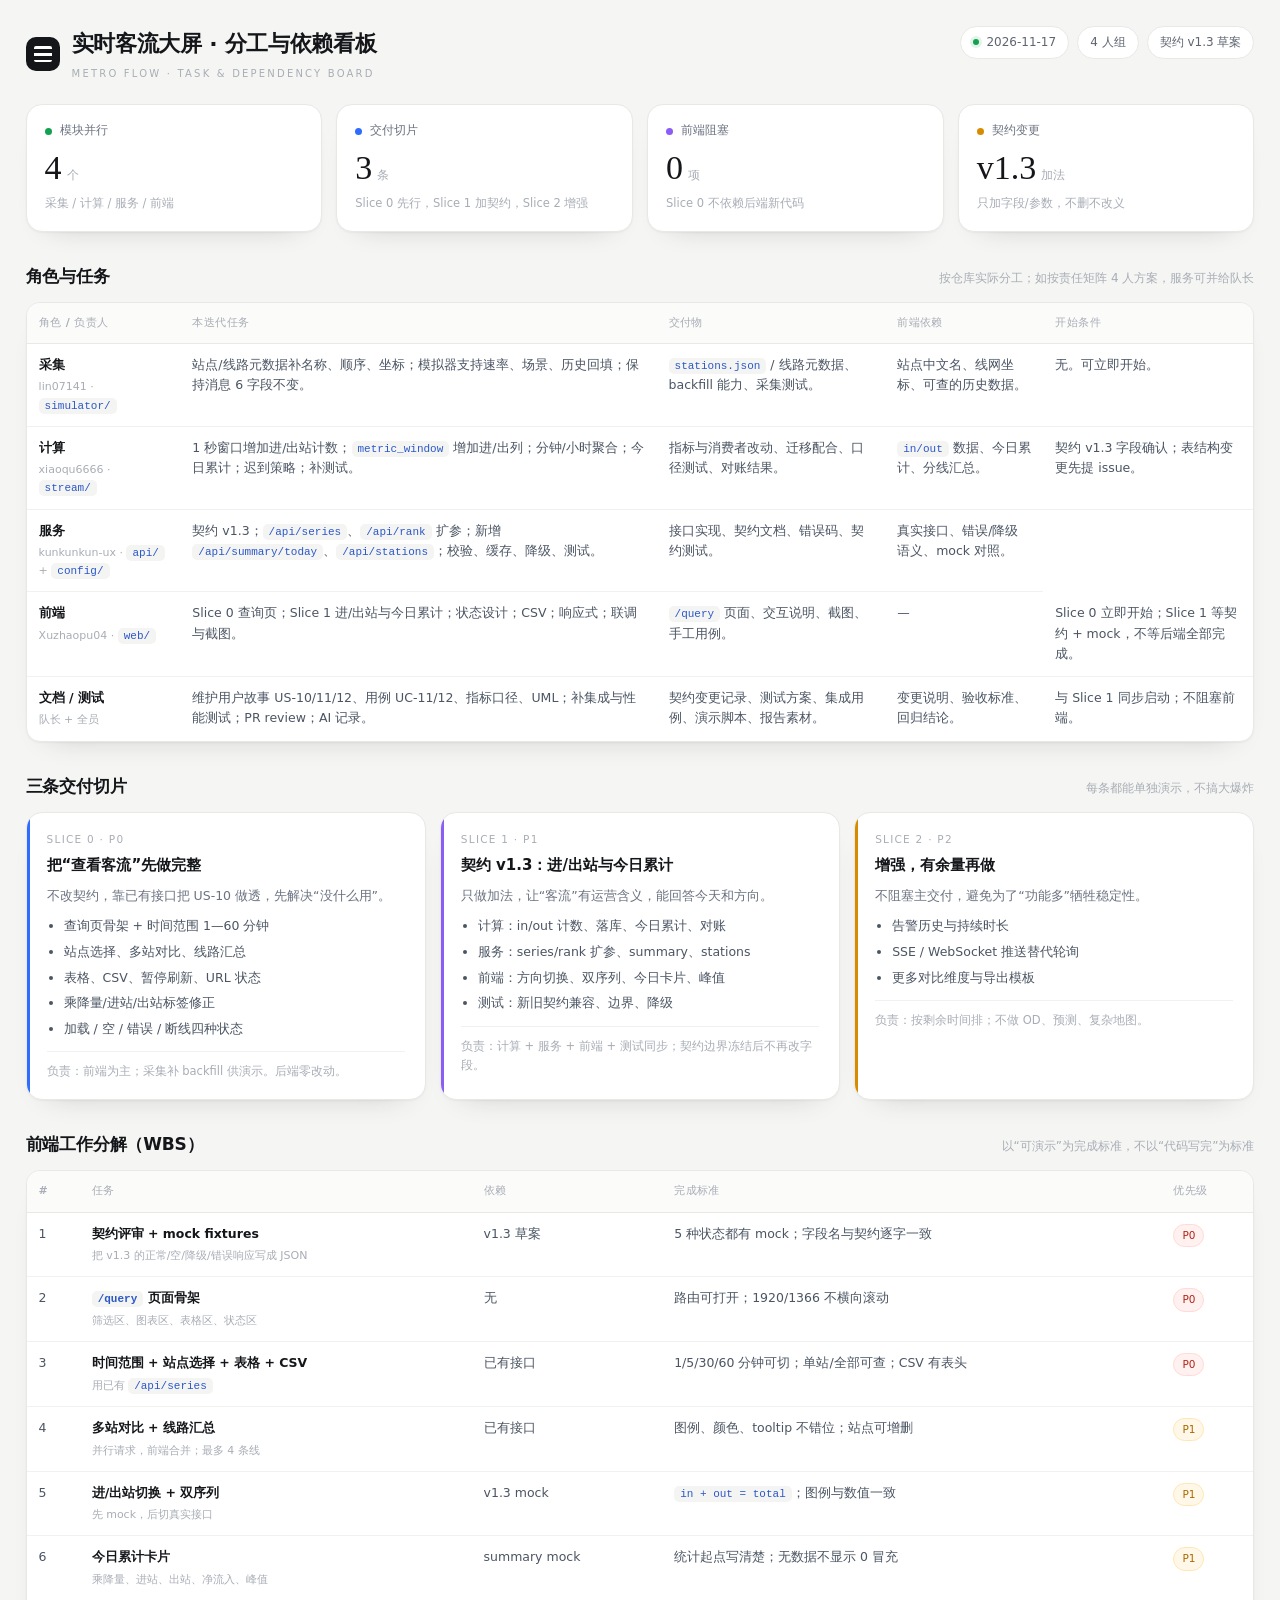
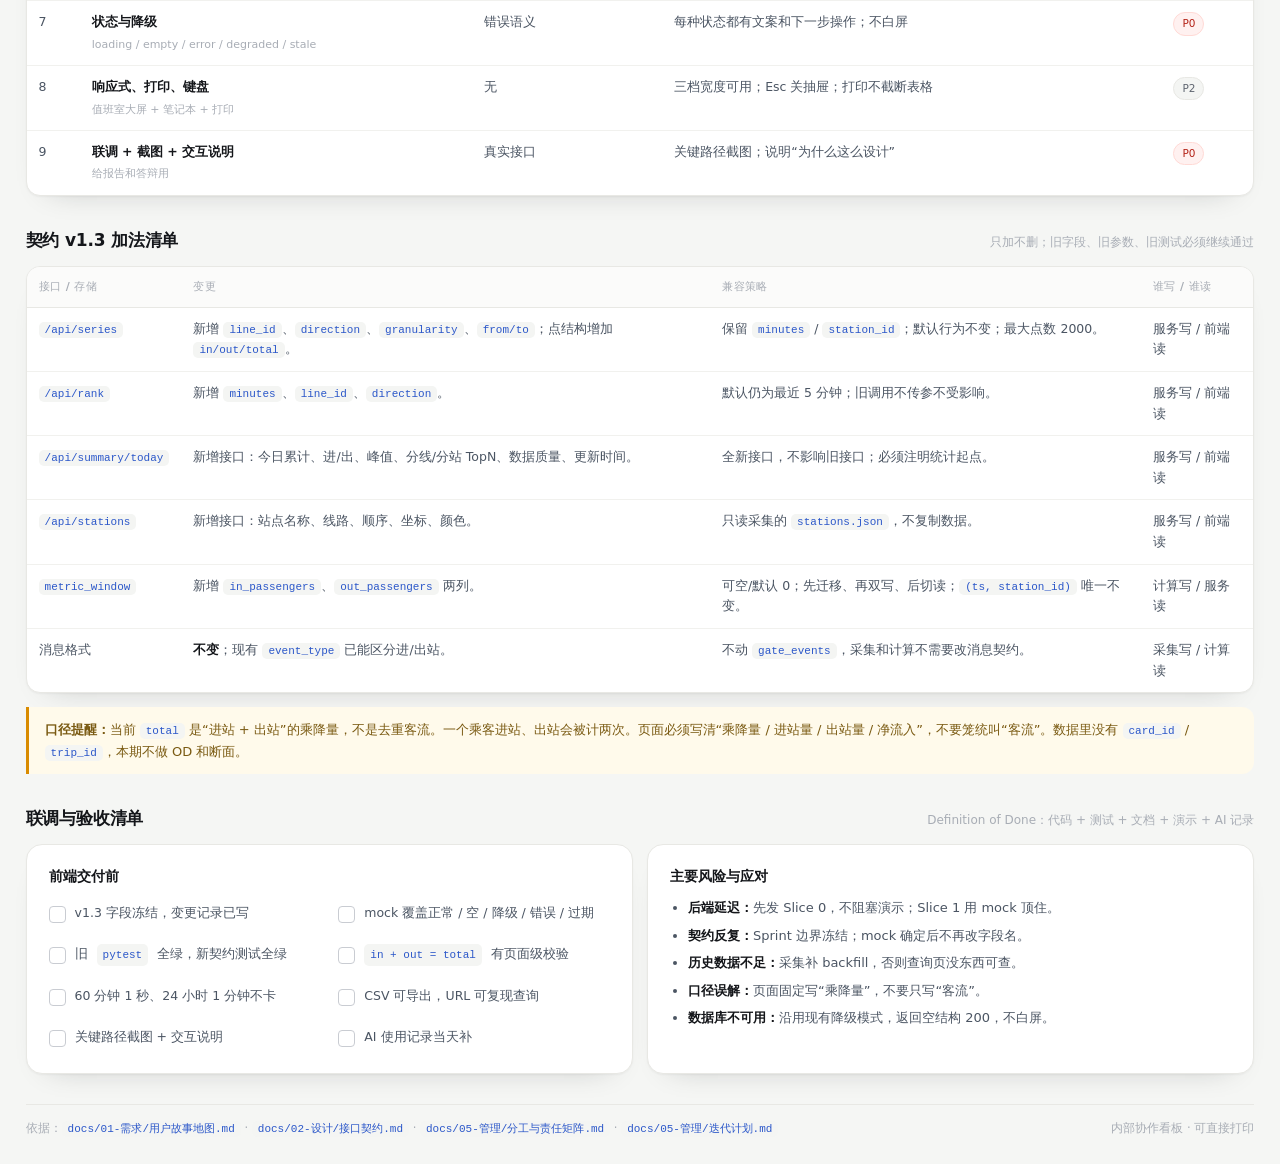
<file: docs/05-管理/分工任务.html>
<!DOCTYPE html>
<html lang="zh-CN">
<head>
<meta charset="utf-8">
<meta name="viewport" content="width=device-width, initial-scale=1">
<title>实时客流大屏 · 分工与依赖看板</title>
<style>
  :root {
    --bg: #f5f6f4; --panel: #ffffff;
    --line: #e8e8e4; --line-soft: #f1f1ee;
    --text: #14161a; --muted: #6b7280; --faint: #a8adb5;
    --accent: #2f6bff; --accent-soft: #eef3ff;
    --violet: #8b5cf6; --ok: #12a150; --warn: #d98b00; --alert: #e5484d;
    --num: "Georgia", "Times New Roman", "Songti SC", serif;
    --shadow: 0 1px 2px rgba(20,22,26,.04), 0 14px 30px -24px rgba(20,22,26,.30);
  }
  * { box-sizing: border-box; }
  html { scroll-behavior: smooth; }
  body {
    margin: 0; color: var(--text); background: var(--bg);
    font-family: "Inter", "Helvetica Neue", "Microsoft YaHei", system-ui, sans-serif;
    -webkit-font-smoothing: antialiased; line-height: 1.65;
  }
  .page { max-width: 1280px; margin: 0 auto; padding: clamp(18px, 2vw, 34px); }
  a { color: var(--accent); text-decoration: none; }
  a:hover { text-decoration: underline; }

  header { display: flex; align-items: flex-start; justify-content: space-between; gap: 20px; flex-wrap: wrap; }
  .brand { display: flex; align-items: center; gap: 12px; }
  .brand .bar { width: 34px; height: 34px; border-radius: 10px; background: #14161a; position: relative; flex: none; }
  .brand .bar::before { content: ""; position: absolute; inset: 9px 8px; border-radius: 2px;
    background: repeating-linear-gradient(180deg, #fff 0 3px, transparent 3px 7px); }
  h1 { font-size: 22px; font-weight: 650; margin: 0; letter-spacing: -.3px; }
  .sub { font-size: 10px; letter-spacing: 2.2px; color: var(--faint); text-transform: uppercase; margin-top: 4px; }
  .meta { display: flex; gap: 8px; flex-wrap: wrap; justify-content: flex-end; }
  .pill { display: inline-flex; align-items: center; gap: 7px; font-size: 12px; color: #5f6570;
    border: 1px solid var(--line); border-radius: 999px; padding: 6px 12px; background: #fff; }
  .dot { width: 6px; height: 6px; border-radius: 50%; background: var(--ok); box-shadow: 0 0 0 3px rgba(18,161,80,.12); }

  .summary { display: grid; grid-template-columns: repeat(auto-fit, minmax(180px, 1fr)); gap: 14px; margin-top: 22px; }
  .stat { background: var(--panel); border: 1px solid var(--line); border-radius: 16px; padding: 16px 18px 18px; box-shadow: var(--shadow); }
  .stat .k { font-size: 12px; color: var(--muted); display: flex; align-items: center; gap: 8px; }
  .stat .k::before { content: ""; width: 7px; height: 7px; border-radius: 50%; background: var(--accent); }
  .stat.violet .k::before { background: var(--violet); }
  .stat.warn .k::before { background: var(--warn); }
  .stat.ok .k::before { background: var(--ok); }
  .stat .v { font-family: var(--num); font-size: 34px; line-height: 1.1; margin-top: 8px; font-variant-numeric: tabular-nums; }
  .stat .v small { font-family: "Inter", "Microsoft YaHei", sans-serif; font-size: 12px; color: var(--faint); margin-left: 5px; }
  .stat .foot { font-size: 11.5px; color: var(--faint); margin-top: 7px; }

  section { margin-top: 30px; }
  .section-head { display: flex; align-items: baseline; justify-content: space-between; gap: 14px; flex-wrap: wrap; margin-bottom: 12px; }
  h2 { font-size: 17px; font-weight: 650; margin: 0; letter-spacing: -.2px; }
  .section-head .hint { font-size: 12px; color: var(--faint); }

  .card { background: var(--panel); border: 1px solid var(--line); border-radius: 16px; padding: 20px 22px; box-shadow: var(--shadow); }
  .card + .card { margin-top: 14px; }
  .lead { font-size: 13.5px; color: #4b5563; margin: 0 0 12px; line-height: 1.8; }
  .lead strong { color: var(--text); }

  .callout { border-left: 3px solid var(--accent); background: var(--accent-soft); border-radius: 0 12px 12px 0; padding: 12px 16px; margin: 14px 0; font-size: 13px; color: #2b3f6b; }
  .callout.warn { border-left-color: var(--warn); background: #fffaeb; color: #7a5a12; }
  .callout.alert { border-left-color: var(--alert); background: #fff7f6; color: #8f1d16; }

  ul.clean { margin: 8px 0 0; padding-left: 18px; }
  ul.clean li { margin: 6px 0; font-size: 13px; color: #4b5563; }
  ul.clean li strong { color: var(--text); }

  .cols { display: grid; grid-template-columns: repeat(auto-fit, minmax(280px, 1fr)); gap: 14px; }
  .cols .card { margin-top: 0; }
  .card h3 { font-size: 13.5px; margin: 0 0 10px; font-weight: 650; display: flex; align-items: center; gap: 8px; }
  .card h3 .tag { margin-left: auto; }

  .tag { display: inline-flex; align-items: center; padding: 2px 8px; border-radius: 999px; font-size: 10.5px; font-weight: 500; white-space: nowrap; }
  .tag.p0 { color: #b42318; background: #fff1f0; border: 1px solid #ffdad6; }
  .tag.p1 { color: #a86800; background: #fff8e8; border: 1px solid #ffe7b3; }
  .tag.p2 { color: #5f6570; background: #f4f5f3; border: 1px solid var(--line); }
  .tag.blue { color: #2b57c9; background: #eef3ff; border: 1px solid #dbe6ff; }
  .tag.violet { color: #6d3fd1; background: #f3efff; border: 1px solid #e4dbff; }
  .tag.ok { color: #0b7a3b; background: #eefaf3; border: 1px solid #c9f0d9; }
  .tag.wait { color: #a86800; background: #fff8e8; border: 1px solid #ffe7b3; }

  .table-wrap { overflow-x: auto; border: 1px solid var(--line); border-radius: 14px; background: #fff; box-shadow: var(--shadow); }
  table { width: 100%; border-collapse: collapse; font-size: 12.5px; min-width: 860px; }
  thead th { text-align: left; font-weight: 550; color: var(--faint); font-size: 11px; letter-spacing: .04em;
    padding: 11px 12px; border-bottom: 1px solid var(--line); background: #fbfbfa; white-space: nowrap; }
  tbody td { padding: 11px 12px; border-bottom: 1px solid var(--line-soft); vertical-align: top; color: #4b5563; }
  tbody tr:last-child td { border-bottom: none; }
  tbody tr:hover td { background: #fcfcfa; }
  td strong { color: var(--text); }
  td .small { display: block; font-size: 11px; color: var(--faint); margin-top: 3px; }
  code { font-family: ui-monospace, Consolas, monospace; font-size: 11px; color: #2b57c9;
    background: #f4f5f3; padding: 2px 6px; border-radius: 5px; white-space: nowrap; }

  .slices { display: grid; grid-template-columns: repeat(auto-fit, minmax(300px, 1fr)); gap: 14px; }
  .slice { background: var(--panel); border: 1px solid var(--line); border-radius: 16px; padding: 18px 20px; box-shadow: var(--shadow); position: relative; overflow: hidden; }
  .slice::before { content: ""; position: absolute; inset: 0 auto 0 0; width: 3px; background: var(--accent); }
  .slice.s1::before { background: var(--violet); }
  .slice.s2::before { background: var(--warn); }
  .slice .no { font-size: 10.5px; letter-spacing: .12em; color: var(--faint); text-transform: uppercase; }
  .slice h3 { font-size: 15px; margin: 5px 0 8px; }
  .slice .goal { font-size: 12.5px; color: var(--muted); margin: 0 0 10px; }
  .slice ul { margin: 0; padding-left: 17px; }
  .slice li { font-size: 12.5px; color: #4b5563; margin: 5px 0; }
  .slice .foot { margin-top: 12px; padding-top: 10px; border-top: 1px solid var(--line-soft); font-size: 11.5px; color: var(--faint); }

  .checklist { display: grid; grid-template-columns: repeat(auto-fit, minmax(260px, 1fr)); gap: 8px 18px; margin: 0; padding: 0; list-style: none; }
  .checklist li { display: flex; gap: 9px; font-size: 12.5px; color: #4b5563; padding: 6px 0; }
  .checklist li::before { content: ""; width: 15px; height: 15px; border: 1.5px solid #c9ccd2; border-radius: 4px; flex: none; margin-top: 3px; }

  footer { margin-top: 30px; padding-top: 14px; border-top: 1px solid var(--line); font-size: 11.5px; color: var(--faint); display: flex; justify-content: space-between; gap: 12px; flex-wrap: wrap; }

  @media (max-width: 720px) {
    .page { padding: 16px; }
    .meta { justify-content: flex-start; }
    table { min-width: 720px; }
    .stat .v { font-size: 28px; }
  }
  @media print {
    body { background: #fff; }
    .page { max-width: none; padding: 0; }
    .card, .stat, .slice, .table-wrap { box-shadow: none; break-inside: avoid; }
    section { break-inside: avoid; }
    .table-wrap { overflow: visible; }
    table { min-width: 0; font-size: 10.5px; }
    thead th, tbody td { padding: 7px 8px; }
    a { color: inherit; }
  }
</style>
</head>
<body>
<div class="page">
  <header>
    <div class="brand">
      <span class="bar"></span>
      <div>
        <h1>实时客流大屏 · 分工与依赖看板</h1>
        <div class="sub">METRO FLOW · TASK &amp; DEPENDENCY BOARD</div>
      </div>
    </div>
    <div class="meta">
      <span class="pill"><span class="dot"></span>2026-11-17</span>
      <span class="pill">4 人组</span>
      <span class="pill">契约 v1.3 草案</span>
    </div>
  </header>

  <div class="summary">
    <div class="stat ok">
      <div class="k">模块并行</div>
      <div class="v">4<small>个</small></div>
      <div class="foot">采集 / 计算 / 服务 / 前端</div>
    </div>
    <div class="stat">
      <div class="k">交付切片</div>
      <div class="v">3<small>条</small></div>
      <div class="foot">Slice 0 先行，Slice 1 加契约，Slice 2 增强</div>
    </div>
    <div class="stat violet">
      <div class="k">前端阻塞</div>
      <div class="v">0<small>项</small></div>
      <div class="foot">Slice 0 不依赖后端新代码</div>
    </div>
    <div class="stat warn">
      <div class="k">契约变更</div>
      <div class="v">v1.3<small>加法</small></div>
      <div class="foot">只加字段/参数，不删不改义</div>
    </div>
  </div>

  <section id="roles">
    <div class="section-head">
      <h2>角色与任务</h2>
      <span class="hint">按仓库实际分工；如按责任矩阵 4 人方案，服务可并给队长</span>
    </div>
    <div class="table-wrap">
      <table>
        <thead>
          <tr>
            <th>角色 / 负责人</th>
            <th>本迭代任务</th>
            <th>交付物</th>
            <th>前端依赖</th>
            <th>开始条件</th>
          </tr>
        </thead>
        <tbody>
          <tr>
            <td><strong>采集</strong><span class="small">lin07141 · <code>simulator/</code></span></td>
            <td>站点/线路元数据补名称、顺序、坐标；模拟器支持速率、场景、历史回填；保持消息 6 字段不变。</td>
            <td><code>stations.json</code> / 线路元数据、backfill 能力、采集测试。</td>
            <td>站点中文名、线网坐标、可查的历史数据。</td>
            <td>无。可立即开始。</td>
          </tr>
          <tr>
            <td><strong>计算</strong><span class="small">xiaoqu6666 · <code>stream/</code></span></td>
            <td>1 秒窗口增加进/出站计数；<code>metric_window</code> 增加进/出列；分钟/小时聚合；今日累计；迟到策略；补测试。</td>
            <td>指标与消费者改动、迁移配合、口径测试、对账结果。</td>
            <td><code>in/out</code> 数据、今日累计、分线汇总。</td>
            <td>契约 v1.3 字段确认；表结构变更先提 issue。</td>
          </tr>
          <tr>
            <td><strong>服务</strong><span class="small">kunkunkun-ux · <code>api/</code> + <code>config/</code></span></td>
            <td>契约 v1.3；<code>/api/series</code>、<code>/api/rank</code> 扩参；新增 <code>/api/summary/today</code>、<code>/api/stations</code>；校验、缓存、降级、测试。</td>
            <td>接口实现、契约文档、错误码、契约测试。</td>
            <td>真实接口、错误/降级语义、mock 对照。</td>
          </tr>
          <tr>
            <td><strong>前端</strong><span class="small">Xuzhaopu04 · <code>web/</code></span></td>
            <td>Slice 0 查询页；Slice 1 进/出站与今日累计；状态设计；CSV；响应式；联调与截图。</td>
            <td><code>/query</code> 页面、交互说明、截图、手工用例。</td>
            <td>—</td>
            <td>Slice 0 立即开始；Slice 1 等契约 + mock，不等后端全部完成。</td>
          </tr>
          <tr>
            <td><strong>文档 / 测试</strong><span class="small">队长 + 全员</span></td>
            <td>维护用户故事 US-10/11/12、用例 UC-11/12、指标口径、UML；补集成与性能测试；PR review；AI 记录。</td>
            <td>契约变更记录、测试方案、集成用例、演示脚本、报告素材。</td>
            <td>变更说明、验收标准、回归结论。</td>
            <td>与 Slice 1 同步启动；不阻塞前端。</td>
          </tr>
        </tbody>
      </table>
    </div>
  </section>

  <section id="slices">
    <div class="section-head">
      <h2>三条交付切片</h2>
      <span class="hint">每条都能单独演示，不搞大爆炸</span>
    </div>
    <div class="slices">
      <div class="slice s0">
        <div class="no">Slice 0 · P0</div>
        <h3>把“查看客流”先做完整</h3>
        <p class="goal">不改契约，靠已有接口把 US-10 做透，先解决“没什么用”。</p>
        <ul>
          <li>查询页骨架 + 时间范围 1—60 分钟</li>
          <li>站点选择、多站对比、线路汇总</li>
          <li>表格、CSV、暂停刷新、URL 状态</li>
          <li>乘降量/进站/出站标签修正</li>
          <li>加载 / 空 / 错误 / 断线四种状态</li>
        </ul>
        <div class="foot">负责：前端为主；采集补 backfill 供演示。后端零改动。</div>
      </div>
      <div class="slice s1">
        <div class="no">Slice 1 · P1</div>
        <h3>契约 v1.3：进/出站与今日累计</h3>
        <p class="goal">只做加法，让“客流”有运营含义，能回答今天和方向。</p>
        <ul>
          <li>计算：in/out 计数、落库、今日累计、对账</li>
          <li>服务：series/rank 扩参、summary、stations</li>
          <li>前端：方向切换、双序列、今日卡片、峰值</li>
          <li>测试：新旧契约兼容、边界、降级</li>
        </ul>
        <div class="foot">负责：计算 + 服务 + 前端 + 测试同步；契约边界冻结后不再改字段。</div>
      </div>
      <div class="slice s2">
        <div class="no">Slice 2 · P2</div>
        <h3>增强，有余量再做</h3>
        <p class="goal">不阻塞主交付，避免为了“功能多”牺牲稳定性。</p>
        <ul>
          <li>告警历史与持续时长</li>
          <li>SSE / WebSocket 推送替代轮询</li>
          <li>更多对比维度与导出模板</li>
        </ul>
        <div class="foot">负责：按剩余时间排；不做 OD、预测、复杂地图。</div>
      </div>
    </div>
  </section>

  <section id="frontend">
    <div class="section-head">
      <h2>前端工作分解（WBS）</h2>
      <span class="hint">以“可演示”为完成标准，不以“代码写完”为标准</span>
    </div>
    <div class="table-wrap">
      <table>
        <thead>
          <tr>
            <th>#</th>
            <th>任务</th>
            <th>依赖</th>
            <th>完成标准</th>
            <th>优先级</th>
          </tr>
        </thead>
        <tbody>
          <tr>
            <td>1</td>
            <td><strong>契约评审 + mock fixtures</strong><span class="small">把 v1.3 的正常/空/降级/错误响应写成 JSON</span></td>
            <td>v1.3 草案</td>
            <td>5 种状态都有 mock；字段名与契约逐字一致</td>
            <td><span class="tag p0">P0</span></td>
          </tr>
          <tr>
            <td>2</td>
            <td><strong><code>/query</code> 页面骨架</strong><span class="small">筛选区、图表区、表格区、状态区</span></td>
            <td>无</td>
            <td>路由可打开；1920/1366 不横向滚动</td>
            <td><span class="tag p0">P0</span></td>
          </tr>
          <tr>
            <td>3</td>
            <td><strong>时间范围 + 站点选择 + 表格 + CSV</strong><span class="small">用已有 <code>/api/series</code></span></td>
            <td>已有接口</td>
            <td>1/5/30/60 分钟可切；单站/全部可查；CSV 有表头</td>
            <td><span class="tag p0">P0</span></td>
          </tr>
          <tr>
            <td>4</td>
            <td><strong>多站对比 + 线路汇总</strong><span class="small">并行请求，前端合并；最多 4 条线</span></td>
            <td>已有接口</td>
            <td>图例、颜色、tooltip 不错位；站点可增删</td>
            <td><span class="tag p1">P1</span></td>
          </tr>
          <tr>
            <td>5</td>
            <td><strong>进/出站切换 + 双序列</strong><span class="small">先 mock，后切真实接口</span></td>
            <td>v1.3 mock</td>
            <td><code>in + out = total</code>；图例与数值一致</td>
            <td><span class="tag p1">P1</span></td>
          </tr>
          <tr>
            <td>6</td>
            <td><strong>今日累计卡片</strong><span class="small">乘降量、进站、出站、净流入、峰值</span></td>
            <td>summary mock</td>
            <td>统计起点写清楚；无数据不显示 0 冒充</td>
            <td><span class="tag p1">P1</span></td>
          </tr>
          <tr>
            <td>7</td>
            <td><strong>状态与降级</strong><span class="small">loading / empty / error / degraded / stale</span></td>
            <td>错误语义</td>
            <td>每种状态都有文案和下一步操作；不白屏</td>
            <td><span class="tag p0">P0</span></td>
          </tr>
          <tr>
            <td>8</td>
            <td><strong>响应式、打印、键盘</strong><span class="small">值班室大屏 + 笔记本 + 打印</span></td>
            <td>无</td>
            <td>三档宽度可用；Esc 关抽屉；打印不截断表格</td>
            <td><span class="tag p2">P2</span></td>
          </tr>
          <tr>
            <td>9</td>
            <td><strong>联调 + 截图 + 交互说明</strong><span class="small">给报告和答辩用</span></td>
            <td>真实接口</td>
            <td>关键路径截图；说明“为什么这么设计”</td>
            <td><span class="tag p0">P0</span></td>
          </tr>
        </tbody>
      </table>
    </div>
  </section>

  <section id="contract">
    <div class="section-head">
      <h2>契约 v1.3 加法清单</h2>
      <span class="hint">只加不删；旧字段、旧参数、旧测试必须继续通过</span>
    </div>
    <div class="table-wrap">
      <table>
        <thead>
          <tr>
            <th>接口 / 存储</th>
            <th>变更</th>
            <th>兼容策略</th>
            <th>谁写 / 谁读</th>
          </tr>
        </thead>
        <tbody>
          <tr>
            <td><code>/api/series</code></td>
            <td>新增 <code>line_id</code>、<code>direction</code>、<code>granularity</code>、<code>from/to</code>；点结构增加 <code>in/out/total</code>。</td>
            <td>保留 <code>minutes</code> / <code>station_id</code>；默认行为不变；最大点数 2000。</td>
            <td>服务写 / 前端读</td>
          </tr>
          <tr>
            <td><code>/api/rank</code></td>
            <td>新增 <code>minutes</code>、<code>line_id</code>、<code>direction</code>。</td>
            <td>默认仍为最近 5 分钟；旧调用不传参不受影响。</td>
            <td>服务写 / 前端读</td>
          </tr>
          <tr>
            <td><code>/api/summary/today</code></td>
            <td>新增接口：今日累计、进/出、峰值、分线/分站 TopN、数据质量、更新时间。</td>
            <td>全新接口，不影响旧接口；必须注明统计起点。</td>
            <td>服务写 / 前端读</td>
          </tr>
          <tr>
            <td><code>/api/stations</code></td>
            <td>新增接口：站点名称、线路、顺序、坐标、颜色。</td>
            <td>只读采集的 <code>stations.json</code>，不复制数据。</td>
            <td>服务写 / 前端读</td>
          </tr>
          <tr>
            <td><code>metric_window</code></td>
            <td>新增 <code>in_passengers</code>、<code>out_passengers</code> 两列。</td>
            <td>可空/默认 0；先迁移、再双写、后切读；<code>(ts, station_id)</code> 唯一不变。</td>
            <td>计算写 / 服务读</td>
          </tr>
          <tr>
            <td>消息格式</td>
            <td><strong>不变</strong>；现有 <code>event_type</code> 已能区分进/出站。</td>
            <td>不动 <code>gate_events</code>，采集和计算不需要改消息契约。</td>
            <td>采集写 / 计算读</td>
          </tr>
        </tbody>
      </table>
    </div>
    <div class="callout warn"><strong>口径提醒：</strong>当前 <code>total</code> 是“进站 + 出站”的乘降量，不是去重客流。一个乘客进站、出站会被计两次。页面必须写清“乘降量 / 进站量 / 出站量 / 净流入”，不要笼统叫“客流”。数据里没有 <code>card_id</code> / <code>trip_id</code>，本期不做 OD 和断面。</div>
  </section>

  <section id="checklist">
    <div class="section-head">
      <h2>联调与验收清单</h2>
      <span class="hint">Definition of Done：代码 + 测试 + 文档 + 演示 + AI 记录</span>
    </div>
    <div class="cols">
      <div class="card">
        <h3>前端交付前</h3>
        <ul class="checklist">
          <li>v1.3 字段冻结，变更记录已写</li>
          <li>mock 覆盖正常 / 空 / 降级 / 错误 / 过期</li>
          <li>旧 <code>pytest</code> 全绿，新契约测试全绿</li>
          <li><code>in + out = total</code> 有页面级校验</li>
          <li>60 分钟 1 秒、24 小时 1 分钟不卡</li>
          <li>CSV 可导出，URL 可复现查询</li>
          <li>关键路径截图 + 交互说明</li>
          <li>AI 使用记录当天补</li>
        </ul>
      </div>
      <div class="card">
        <h3>主要风险与应对</h3>
        <ul class="clean">
          <li><strong>后端延迟：</strong>先发 Slice 0，不阻塞演示；Slice 1 用 mock 顶住。</li>
          <li><strong>契约反复：</strong>Sprint 边界冻结；mock 确定后不再改字段名。</li>
          <li><strong>历史数据不足：</strong>采集补 backfill，否则查询页没东西可查。</li>
          <li><strong>口径误解：</strong>页面固定写“乘降量”，不要只写“客流”。</li>
          <li><strong>数据库不可用：</strong>沿用现有降级模式，返回空结构 200，不白屏。</li>
        </ul>
      </div>
    </div>
  </section>

  <footer>
    <span>依据：<code>docs/01-需求/用户故事地图.md</code> · <code>docs/02-设计/接口契约.md</code> · <code>docs/05-管理/分工与责任矩阵.md</code> · <code>docs/05-管理/迭代计划.md</code></span>
    <span>内部协作看板 · 可直接打印</span>
  </footer>
</div>
</body>
</html>
</file>
